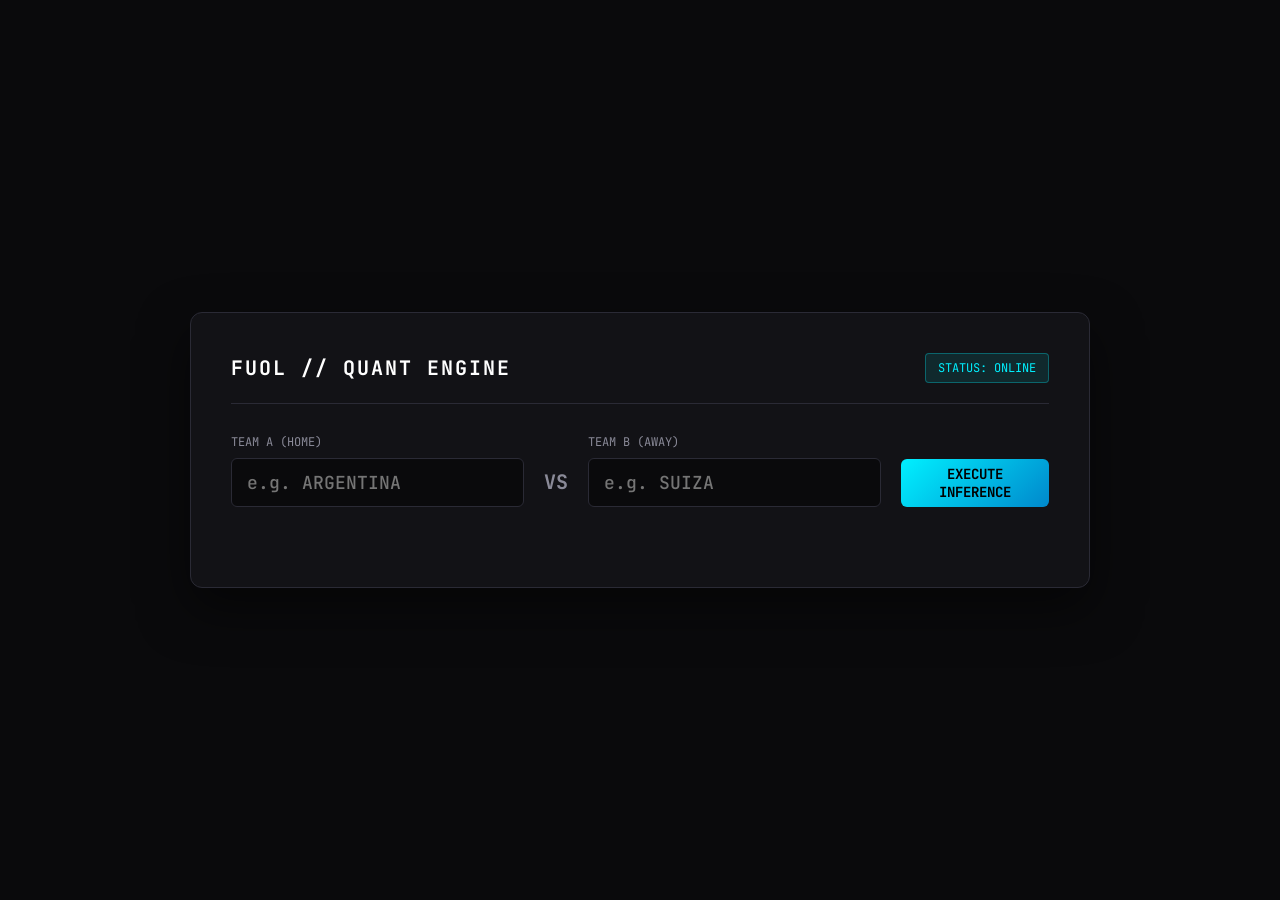
<file: frontend/index.html>
<!DOCTYPE html>
<html lang="es">
<head>
    <meta charset="UTF-8">
    <meta name="viewport" content="width=device-width, initial-scale=1.0">
    <title>FUOL Quant Terminal</title>
    <link href="https://fonts.googleapis.com/css2?family=JetBrains+Mono:wght@400;700&display=swap" rel="stylesheet">
    <link rel="stylesheet" href="style.css">
</head>
<body>
    <div class="terminal-container">
        <header class="terminal-header">
            <h1>FUOL // QUANT ENGINE</h1>
            <span class="status-badge">STATUS: ONLINE</span>
        </header>

        <section class="input-section">
            <div class="input-box">
                <label>TEAM A (HOME)</label>
                <input type="text" id="teamA" placeholder="e.g. ARGENTINA" autocomplete="off">
            </div>
            <div class="vs-badge">VS</div>
            <div class="input-box">
                <label>TEAM B (AWAY)</label>
                <input type="text" id="teamB" placeholder="e.g. SUIZA" autocomplete="off">
            </div>
            <button id="predictBtn" onclick="runPrediction()">
                <div class="btn-loader"></div>
                <span>EXECUTE INFERENCE</span>
            </button>
        </section>

        <div id="errorMsg" class="error-msg hidden"></div>

        <section id="resultsSection" class="hidden">
            <div class="probs-container">
                <div class="prob-card home" id="probHome">
                    <div class="prob-label">P(HOME WIN)</div>
                    <div class="prob-value">0.0%</div>
                </div>
                <div class="prob-card draw" id="probDraw">
                    <div class="prob-label">P(DRAW)</div>
                    <div class="prob-value">0.0%</div>
                </div>
                <div class="prob-card away" id="probAway">
                    <div class="prob-label">P(AWAY WIN)</div>
                    <div class="prob-value">0.0%</div>
                </div>
            </div>

            <div class="metrics-grid">
                <div class="card">
                    <h3>STRUCTURAL RATES (POISSON)</h3>
                    <div class="lambda-display">
                        <div class="lambda-item">
                            <span>EXP. GOALS (HOME) [&lambda;]</span>
                            <strong id="lambdaA">0.00</strong>
                        </div>
                        <div class="lambda-item">
                            <span>EXP. GOALS (AWAY) [&mu;]</span>
                            <strong id="lambdaB">0.00</strong>
                        </div>
                    </div>
                </div>

                <div class="card">
                    <h3>TOP 5 EXACT SCORES</h3>
                    <div class="scores-list" id="topScores">
                        <!-- Filled by JS -->
                    </div>
                </div>
            </div>
        </section>
    </div>
    <script src="app.js"></script>
</body>
</html>
</file>
<file: frontend/style.css>
:root {
    --bg-primary: #0a0a0c;
    --bg-secondary: #121216;
    --bg-card: #16161a;
    --border-color: #2a2a35;
    --text-primary: #ffffff;
    --text-secondary: #8a8a98;
    --accent-cyan: #00f0ff;
    --accent-magenta: #ff003c;
    --accent-gold: #fce205;
    --font-mono: 'JetBrains Mono', monospace;
}

* { margin: 0; padding: 0; box-sizing: border-box; }

body {
    background-color: var(--bg-primary);
    color: var(--text-primary);
    font-family: 'Inter', -apple-system, sans-serif;
    min-height: 100vh;
    display: flex;
    justify-content: center;
    align-items: center;
    padding: 20px;
}

.terminal-container {
    width: 100%;
    max-width: 900px;
    background: var(--bg-secondary);
    border: 1px solid var(--border-color);
    border-radius: 12px;
    padding: 40px;
    box-shadow: 0 20px 50px rgba(0, 0, 0, 0.5);
}

.terminal-header {
    display: flex;
    justify-content: space-between;
    align-items: center;
    border-bottom: 1px solid var(--border-color);
    padding-bottom: 20px;
    margin-bottom: 30px;
}

.terminal-header h1 {
    font-family: var(--font-mono);
    font-size: 20px;
    color: var(--text-primary);
    letter-spacing: 2px;
}

.status-badge {
    background: rgba(0, 240, 255, 0.1);
    color: var(--accent-cyan);
    padding: 6px 12px;
    border-radius: 4px;
    font-family: var(--font-mono);
    font-size: 12px;
    border: 1px solid rgba(0, 240, 255, 0.3);
}

.input-section {
    display: flex;
    align-items: flex-end;
    gap: 20px;
    margin-bottom: 40px;
}

.input-box {
    display: flex;
    flex-direction: column;
    flex: 1;
}

.input-box label {
    font-family: var(--font-mono);
    font-size: 12px;
    color: var(--text-secondary);
    margin-bottom: 8px;
}

.input-box input {
    background: var(--bg-primary);
    border: 1px solid var(--border-color);
    color: var(--text-primary);
    padding: 12px 15px;
    border-radius: 6px;
    font-family: var(--font-mono);
    font-size: 18px; font-weight: 500; transition: all 0.2s;
}
.input-box input:focus {
    outline: none; border-color: var(--accent-cyan);
    box-shadow: 0 0 0 3px rgba(0, 240, 255, 0.1);
}

.vs-badge {
    font-family: 'JetBrains Mono'; font-weight: 700; font-size: 20px;
    color: var(--text-secondary); padding-bottom: 12px;
}

#predictBtn {
    padding: 13px 30px; background: linear-gradient(135deg, var(--accent-cyan), #0088CC);
    border: none; border-radius: 6px; color: #000; font-weight: 700;
    font-size: 14px; cursor: pointer; transition: transform 0.1s;
    display: flex; align-items: center; gap: 10px; height: 48px; font-family: var(--font-mono);
}
#predictBtn:hover { transform: translateY(-1px); box-shadow: 0 5px 15px rgba(0, 240, 255, 0.3); }
#predictBtn.loading span { display: none; }
#predictBtn.loading .btn-loader { display: block; width: 20px; height: 20px; border: 3px solid rgba(0,0,0,0.3); border-top: 3px solid #000; border-radius: 50%; animation: spin 1s linear infinite; }
.btn-loader { display: none; }
@keyframes spin { 100% { transform: rotate(360deg); } }

.hidden { display: none !important; }

.probs-container {
    display: grid; grid-template-columns: 1fr 1fr 1fr; gap: 20px; margin-bottom: 30px;
}
.prob-card {
    background: var(--bg-card); padding: 25px; border-radius: 12px;
    text-align: center; border: 1px solid var(--border-color); position: relative;
    overflow: hidden; transition: all 0.3s;
}
.prob-card::before {
    content: ''; position: absolute; top: 0; left: 0; width: 4px; height: 100%;
}
.prob-card.home::before { background: var(--accent-cyan); }
.prob-card.draw::before { background: var(--accent-gold); }
.prob-card.away::before { background: var(--accent-magenta); }

.prob-value { font-size: 36px; font-weight: 700; font-family: 'JetBrains Mono'; margin-bottom: 5px; }
.prob-card.home .prob-value { color: var(--accent-cyan); }
.prob-card.draw .prob-value { color: var(--accent-gold); }
.prob-card.away .prob-value { color: var(--accent-magenta); }

.prob-label { font-size: 12px; color: var(--text-secondary); text-transform: uppercase; letter-spacing: 1px; font-family: var(--font-mono); }

.metrics-grid { display: grid; grid-template-columns: 1fr 2fr; gap: 20px; }
.card {
    background: var(--bg-card); padding: 25px; border-radius: 12px;
    border: 1px solid var(--border-color);
}
.card h3 {
    font-size: 14px; color: var(--text-secondary); text-transform: uppercase;
    letter-spacing: 1px; margin-bottom: 20px; font-family: 'JetBrains Mono';
}

.lambda-display { display: flex; flex-direction: column; gap: 15px; }
.lambda-item { display: flex; justify-content: space-between; align-items: center; padding-bottom: 10px; border-bottom: 1px solid var(--border-color); }
.lambda-item span { color: var(--text-secondary); font-family: var(--font-mono); font-size: 12px; }
.lambda-item strong { font-size: 24px; color: var(--text-primary); font-family: 'JetBrains Mono'; }

.scores-list { display: flex; flex-direction: column; gap: 12px; }
.score-row { display: flex; justify-content: space-between; align-items: center; background: var(--bg-secondary); padding: 12px 20px; border-radius: 6px; }
.score-val { font-size: 24px; font-weight: 700; font-family: 'JetBrains Mono'; color: var(--text-primary); }
.score-prob { color: var(--accent-cyan); font-family: 'JetBrains Mono'; }
.score-bar { width: 100px; height: 6px; background: var(--bg-primary); border-radius: 3px; overflow: hidden; margin-left: 20px; }
.score-fill { height: 100%; background: var(--accent-cyan); transition: width 0.5s; }

.error-msg { color: var(--accent-magenta); text-align: center; margin-top: 20px; font-family: 'JetBrains Mono'; }
</file>
